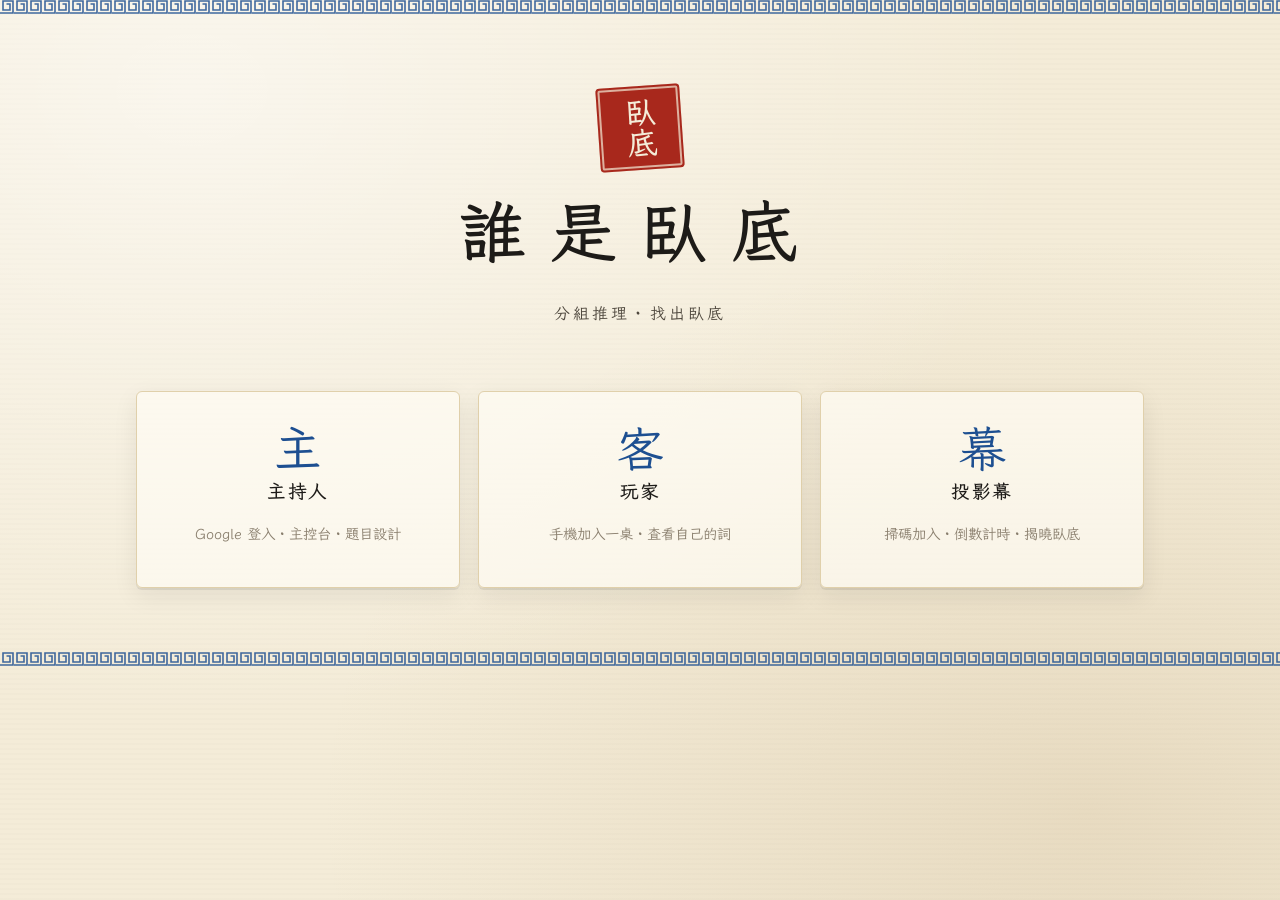
<file: public/index.html>
<!doctype html>
<html lang="zh-Hant">
<head>
  <meta charset="utf-8">
  <meta name="viewport" content="width=device-width, initial-scale=1">
  <title>誰是臥底</title>
  <link rel="preconnect" href="https://fonts.googleapis.com">
  <link href="https://fonts.googleapis.com/css2?family=LXGW+WenKai+TC:wght@400;700&family=Noto+Serif+TC:wght@400;700&display=swap" rel="stylesheet">
  <link rel="stylesheet" href="css/style.css">
</head>
<body>
  <div class="meander"></div>
  <div class="wrap">
    <section class="hero">
      <div class="seal big">臥底</div>
      <h1>誰是臥底</h1>
      <p>分組推理・找出臥底</p>
    </section>
    <div class="portal">
      <a href="host.html"><div class="card"><div class="glyph">主</div><h3>主持人</h3><p class="muted">Google 登入・主控台・題目設計</p></div></a>
      <a href="player.html"><div class="card"><div class="glyph">客</div><h3>玩家</h3><p class="muted">手機加入一桌・查看自己的詞</p></div></a>
      <a href="screen.html"><div class="card"><div class="glyph">幕</div><h3>投影幕</h3><p class="muted">掃碼加入・倒數計時・揭曉臥底</p></div></a>
    </div>
  </div>
  <div class="meander"></div>
</body>
</html>
</file>
<file: public/css/style.css>
/* =========================================================
   誰是臥底 · 青花瓷中國風樣式
   ========================================================= */
:root {
  --paper: #f4ecd8;
  --paper-2: #ebdfc3;
  --paper-3: #e0d0ab;
  --ink: #1d1b18;
  --ink-soft: #4d463c;
  --ink-faint: #8a7f6e;
  --cinnabar: #a8281c;
  --cinnabar-deep: #7d1b12;
  --porcelain: #1d4f91;
  --porcelain-deep: #0d2140;
  --porcelain-light: #d6e2f1;
  --gold: #b08d57;
  --ok: #2f6b3a;
  --radius: 6px;
  --shadow: 0 2px 0 rgba(29, 27, 24, .08), 0 8px 24px rgba(29, 27, 24, .08);
  --font-body: "LXGW WenKai TC", "Noto Serif TC", "PMingLiU", serif;
  --font-brush: "LXGW WenKai TC", "Noto Serif TC", serif;
  --meander: url("data:image/svg+xml,%3Csvg xmlns='http://www.w3.org/2000/svg' width='28' height='14' viewBox='0 0 28 14'%3E%3Cpath d='M0 13H13V1H3V10H10V4H6.5' fill='none' stroke='%231d4f91' stroke-width='1.6'/%3E%3Cpath d='M14 13H27V1H17V10H24V4H20.5' fill='none' stroke='%231d4f91' stroke-width='1.6'/%3E%3C/svg%3E");
}

* { box-sizing: border-box; }
html, body { margin: 0; padding: 0; }
body {
  font-family: var(--font-body);
  color: var(--ink);
  background-color: var(--paper);
  background-image:
    radial-gradient(ellipse at 15% 10%, rgba(255,255,255,.55), transparent 55%),
    radial-gradient(ellipse at 85% 90%, rgba(176,141,87,.18), transparent 50%),
    repeating-linear-gradient(0deg, rgba(0,0,0,.012) 0 2px, transparent 2px 5px);
  min-height: 100vh;
  line-height: 1.6;
  -webkit-tap-highlight-color: transparent;
}

h1, h2, h3 { font-family: var(--font-brush); font-weight: 700; margin: 0 0 .5em; letter-spacing: .08em; }
a { color: var(--porcelain); }
[hidden] { display: none !important; }

/* ---------- 版面 ---------- */
.wrap { max-width: 1040px; margin: 0 auto; padding: 24px 16px 64px; }
.meander { height: 14px; background: var(--meander) repeat-x; opacity: .85; }
.topbar {
  display: flex; align-items: center; justify-content: space-between; gap: 12px;
  padding: 14px 16px; border-bottom: 1px solid var(--paper-3);
}
.brand { display: flex; align-items: center; gap: 12px; }
.brand-title { font-size: 1.5rem; letter-spacing: .25em; margin: 0; }
.brand-sub { font-size: .85rem; color: var(--ink-faint); letter-spacing: .2em; }

/* 朱紅印章 */
.seal {
  display: inline-grid; place-items: center;
  width: 46px; height: 46px; flex: none;
  background: var(--cinnabar); color: var(--paper);
  font-family: var(--font-brush); font-weight: 700; font-size: 1.05rem; line-height: 1.05;
  border-radius: 4px; transform: rotate(-4deg);
  box-shadow: inset 0 0 0 2px var(--cinnabar), inset 0 0 0 4px rgba(244,236,216,.7);
  writing-mode: vertical-rl; letter-spacing: .05em;
}
.seal.big { width: 84px; height: 84px; font-size: 1.9rem; }

/* 卡片：宣紙卷軸 */
.card {
  background: rgba(255, 252, 244, .72);
  border: 1px solid var(--paper-3);
  border-radius: var(--radius);
  box-shadow: var(--shadow);
  padding: 20px;
  position: relative;
}
.card + .card { margin-top: 18px; }
.card-title {
  display: flex; align-items: center; gap: 10px;
  font-size: 1.2rem; margin-bottom: 14px;
}
.card-title::before {
  content: ""; width: 6px; height: 1.2em; background: var(--cinnabar); border-radius: 2px;
}
.muted { color: var(--ink-faint); font-size: .9rem; }
.row { display: flex; gap: 10px; align-items: center; flex-wrap: wrap; }
.grow { flex: 1 1 auto; min-width: 0; }
.grid-2 { display: grid; grid-template-columns: 1fr 1fr; gap: 18px; }
@media (max-width: 820px) { .grid-2 { grid-template-columns: 1fr; } }

/* ---------- 表單 ---------- */
input[type=text], input[type=number], select {
  font: inherit; color: var(--ink);
  background: #fffaf0;
  border: 1px solid var(--paper-3);
  border-bottom: 2px solid var(--ink-soft);
  border-radius: 4px;
  padding: 10px 12px;
  width: 100%;
  min-width: 0;
}
input:focus, select:focus { outline: none; border-bottom-color: var(--cinnabar); background: #fff; }
label { font-size: .9rem; color: var(--ink-soft); }

.btn {
  font: inherit; font-weight: 700; letter-spacing: .15em;
  border: 1px solid var(--ink);
  background: var(--ink); color: var(--paper);
  padding: 10px 18px; border-radius: 4px;
  cursor: pointer; white-space: nowrap;
  transition: transform .08s ease, background .2s;
}
.btn:hover { background: #33302a; }
.btn:active { transform: translateY(1px); }
.btn:disabled { opacity: .4; cursor: not-allowed; }
.btn.red { background: var(--cinnabar); border-color: var(--cinnabar); }
.btn.red:hover { background: var(--cinnabar-deep); }
.btn.blue { background: var(--porcelain); border-color: var(--porcelain); }
.btn.ghost { background: transparent; color: var(--ink); }
.btn.ghost:hover { background: var(--paper-2); }
.btn.small { padding: 5px 10px; font-size: .85rem; letter-spacing: .05em; }
.btn.block { width: 100%; padding: 14px; font-size: 1.1rem; }

.tag {
  display: inline-block; font-size: .78rem; padding: 1px 8px; border-radius: 3px;
  border: 1px solid currentColor; letter-spacing: .1em;
}
.tag.red { color: var(--cinnabar); }
.tag.blue { color: var(--porcelain); }
.tag.grey { color: var(--ink-faint); }

/* toast */
#toast {
  position: fixed; left: 50%; bottom: 24px; transform: translateX(-50%) translateY(20px);
  background: var(--ink); color: var(--paper); padding: 10px 18px; border-radius: 4px;
  opacity: 0; pointer-events: none; transition: all .25s; z-index: 99; max-width: calc(100% - 32px);
  text-align: center;
}
#toast.show { opacity: 1; transform: translateX(-50%) translateY(0); }

/* =========================================================
   首頁
   ========================================================= */
.hero { text-align: center; padding: 48px 16px 24px; }
.hero h1 { font-size: clamp(2.4rem, 8vw, 4.2rem); letter-spacing: .35em; margin-bottom: 4px; }
.hero p { color: var(--ink-soft); letter-spacing: .2em; }
.portal { display: grid; grid-template-columns: repeat(3, 1fr); gap: 18px; margin-top: 24px; }
@media (max-width: 720px) { .portal { grid-template-columns: 1fr; } }
.portal a { text-decoration: none; color: inherit; }
.portal .card { height: 100%; transition: transform .15s, box-shadow .15s; text-align: center; padding: 28px 20px; }
.portal .card:hover { transform: translateY(-3px); box-shadow: 0 12px 30px rgba(29,27,24,.14); }
.portal .glyph { font-size: 3rem; font-family: var(--font-brush); color: var(--porcelain); line-height: 1.2; }

/* =========================================================
   主持人頁
   ========================================================= */
.q-row { display: grid; grid-template-columns: 54px 1fr 1fr; gap: 10px; align-items: center; margin-bottom: 10px; }
.q-no { font-family: var(--font-brush); font-size: 1.15rem; color: var(--porcelain); text-align: center; }
.q-head { font-size: .85rem; color: var(--ink-faint); }
@media (max-width: 480px) { .q-row { grid-template-columns: 40px 1fr 1fr; gap: 6px; } }

.group-list { list-style: none; margin: 0; padding: 0; }
.group-item {
  display: flex; align-items: center; gap: 10px; padding: 10px 4px;
  border-bottom: 1px dashed var(--paper-3);
}
.group-item:last-child { border-bottom: 0; }
.group-item .name { font-weight: 700; font-size: 1.05rem; }
.group-item.out .name { text-decoration: line-through; color: var(--ink-faint); }

.status-strip {
  display: flex; align-items: center; justify-content: space-between; gap: 12px; flex-wrap: wrap;
  padding: 14px 18px; margin-bottom: 18px;
  background: var(--porcelain-deep); color: var(--paper); border-radius: var(--radius);
}
.status-strip .code { font-size: 2rem; letter-spacing: .3em; font-family: var(--font-brush); }
.status-strip .timer { font-size: 1.8rem; font-variant-numeric: tabular-nums; }
.linkbox { font-size: .85rem; word-break: break-all; background: var(--paper-2); padding: 6px 10px; border-radius: 4px; }

/* =========================================================
   玩家手機頁
   ========================================================= */
.page-player .wrap { max-width: 480px; padding-top: 16px; }
.big-code-input { font-size: 2rem !important; letter-spacing: .5em; text-align: center; }
.join-list .group-item { padding: 12px 4px; }

.status-pill {
  text-align: center; padding: 8px; margin-bottom: 14px; border-radius: 4px;
  background: var(--paper-2); color: var(--ink-soft); letter-spacing: .15em;
}

/* 答案卷軸 */
.scroll {
  position: relative; margin: 8px 0 18px;
  padding: 40px 18px; min-height: 260px;
  display: grid; place-items: center; text-align: center;
  background:
    linear-gradient(90deg, rgba(176,141,87,.12), transparent 12%, transparent 88%, rgba(176,141,87,.12)),
    #fbf5e6;
  border: 1px solid var(--paper-3);
  border-radius: 4px;
  box-shadow: var(--shadow);
  cursor: pointer; user-select: none;
}
.scroll::before, .scroll::after {
  content: ""; position: absolute; left: -8px; right: -8px; height: 16px;
  background: linear-gradient(180deg, #5a3a1f, #8a5a30 45%, #4a2d16);
  border-radius: 8px;
}
.scroll::before { top: -8px; }
.scroll::after { bottom: -8px; }
.scroll .word {
  font-family: var(--font-brush); font-weight: 700;
  font-size: clamp(2.6rem, 14vw, 4.4rem); letter-spacing: .12em; line-height: 1.25;
  word-break: break-all;
}
.scroll .hint { font-size: .85rem; color: var(--ink-faint); margin-top: 10px; letter-spacing: .15em; }
.scroll.covered .word { filter: blur(18px); opacity: .25; }
.scroll .cover-label {
  position: absolute; inset: 0; display: grid; place-items: center;
  font-size: 1.4rem; letter-spacing: .3em; color: var(--porcelain);
}
.result-box { text-align: center; padding: 24px 12px; }
.result-box .verdict { font-size: 2.2rem; font-family: var(--font-brush); letter-spacing: .2em; margin: 8px 0; }
.result-box .verdict.spy { color: var(--cinnabar); }
.result-box .verdict.civ { color: var(--porcelain); }

/* =========================================================
   投影幕（深青花底）
   ========================================================= */
.page-screen {
  --s-bg: #0d2140;
  --s-fg: #f4ecd8;
  --s-dim: #9fb3d1;
  background-color: var(--s-bg);
  background-image:
    radial-gradient(ellipse at 50% 40%, rgba(70,120,190,.35), transparent 65%),
    radial-gradient(ellipse at 0% 100%, rgba(168,40,28,.18), transparent 45%);
  color: var(--s-fg);
  overflow: hidden;
  height: 100vh;
}
.page-screen .meander { filter: brightness(2.6) saturate(.6); opacity: .55; }
.screen {
  height: 100vh; display: flex; flex-direction: column;
}
.screen-main { flex: 1; display: grid; place-items: center; padding: 2vh 4vw; min-height: 0; position: relative; }
.screen-head {
  display: flex; align-items: center; justify-content: space-between; padding: 2vh 3vw 1vh;
}
.screen-head .brand-title { font-size: clamp(1.4rem, 3vw, 2.4rem); }
.screen-head .brand-sub { color: var(--s-dim); }
.screen-credit { color: var(--s-dim); letter-spacing: .3em; font-size: clamp(.9rem, 1.4vw, 1.2rem); text-align: right; }
.screen-credit b { color: var(--s-fg); font-weight: 700; }

.lobby { display: grid; grid-template-columns: auto 1fr; gap: 5vw; align-items: center; width: 100%; max-width: 1500px; }
.qr-card { background: var(--paper); color: var(--ink); padding: 20px; border-radius: 6px; text-align: center; }
.qr-card #qr { display: grid; place-items: center; }
.qr-card #qr img, .qr-card #qr canvas { width: min(46vh, 460px) !important; height: auto !important; }
.qr-code { font-size: clamp(2rem, 5vw, 3.6rem); letter-spacing: .35em; font-family: var(--font-brush); margin-top: 8px; color: var(--cinnabar); }
.lobby h2 { font-size: clamp(2.4rem, 6vw, 5rem); letter-spacing: .3em; margin-bottom: 1vh; }
.lobby .sub { color: var(--s-dim); letter-spacing: .2em; font-size: clamp(1rem, 1.8vw, 1.5rem); }

.screen-groups {
  display: flex; flex-wrap: wrap; gap: 12px; justify-content: center;
  padding: 1.5vh 3vw 3vh;
}
.s-group {
  border: 1px solid rgba(214,226,241,.35); border-radius: 4px;
  padding: 8px 16px; font-size: clamp(1rem, 1.7vw, 1.5rem); letter-spacing: .1em;
  background: rgba(255,255,255,.05); position: relative;
}
.s-group small { color: var(--s-dim); margin-left: 8px; font-size: .75em; }
.s-group.out { opacity: .35; text-decoration: line-through; }
.s-group.spy { border-color: var(--cinnabar); background: var(--cinnabar); color: var(--paper); }
.lobby .screen-groups { justify-content: flex-start; padding: 2vh 0 0; }

/* 倒數 */
.countdown-wrap { text-align: center; }
.round-label { font-size: clamp(1.4rem, 3vw, 2.6rem); letter-spacing: .5em; color: var(--s-dim); margin-bottom: 1vh; }
.ring { position: relative; width: min(62vh, 80vw); aspect-ratio: 1; margin: 0 auto; }
.ring svg { width: 100%; height: 100%; transform: rotate(-90deg); overflow: visible; }
.ring .track { stroke: rgba(214,226,241,.14); }
.ring .bar { stroke: var(--paper); transition: stroke-dashoffset .5s linear, stroke .3s; }
.ring.warn .bar { stroke: #e0574a; }
.ring .num {
  position: absolute; inset: 0; display: grid; place-items: center;
  font-size: min(20vh, 24vw); font-variant-numeric: tabular-nums; font-weight: 700;
  letter-spacing: .02em;
}
.ring.warn .num { color: #ff8a7d; animation: pulse 1s ease-in-out infinite; }
@keyframes pulse { 50% { transform: scale(1.05); } }

.timeup {
  font-size: min(22vh, 20vw); font-family: var(--font-brush); letter-spacing: .2em;
  color: var(--paper); animation: stamp .5s cubic-bezier(.2,1.6,.4,1) both;
}
@keyframes stamp { from { transform: scale(2.2) rotate(-8deg); opacity: 0; } to { transform: scale(1) rotate(-3deg); opacity: 1; } }

/* 揭曉 */
.reveal { text-align: center; width: 100%; }
.reveal .label { font-size: clamp(1.4rem, 3vw, 2.6rem); letter-spacing: .5em; color: var(--s-dim); }
.reveal .spy-name {
  display: inline-block; margin: 2vh 0 4vh; padding: 1vh 4vw;
  font-size: clamp(3rem, 10vw, 9rem); font-family: var(--font-brush); letter-spacing: .15em;
  background: var(--cinnabar); color: var(--paper); border-radius: 6px; transform: rotate(-2deg);
  box-shadow: inset 0 0 0 4px var(--cinnabar), inset 0 0 0 8px rgba(244,236,216,.6);
  animation: stamp .6s cubic-bezier(.2,1.6,.4,1) both;
}
.reveal .words { display: flex; gap: 4vw; justify-content: center; flex-wrap: wrap; }
.reveal .w { padding: 2vh 3vw; border: 1px solid rgba(214,226,241,.35); border-radius: 6px; min-width: 22vw; }
.reveal .w .k { color: var(--s-dim); letter-spacing: .3em; font-size: clamp(1rem, 1.8vw, 1.5rem); }
.reveal .w .v { font-size: clamp(2.2rem, 6vw, 5rem); font-family: var(--font-brush); letter-spacing: .1em; }
.reveal .w.spyw .v { color: #ff8a7d; }

.fs-btn {
  position: fixed; right: 12px; bottom: 12px; opacity: .25; z-index: 5;
  background: transparent; color: var(--s-fg); border-color: rgba(214,226,241,.4);
}
.fs-btn:hover { opacity: 1; background: rgba(255,255,255,.08); }

/* 祥雲裝飾 */
.cloud-deco { position: absolute; width: 18vw; max-width: 260px; opacity: .14; pointer-events: none; }
.cloud-deco.tl { top: 0; left: 1vw; }
.cloud-deco.br { bottom: 0; right: 1vw; transform: scaleX(-1); }

/* =========================================================
   主持人導覽列 / 題目設計頁
   ========================================================= */
.host-nav { display: flex; gap: 4px; margin-top: 2px; }
.host-nav a {
  text-decoration: none; color: var(--ink-soft); font-size: .9rem; letter-spacing: .15em;
  padding: 2px 10px; border-radius: 3px; border: 1px solid transparent;
}
.host-nav a:hover { border-color: var(--paper-3); }
.host-nav a.active { background: var(--porcelain); color: var(--paper); }

.q-toolbar {
  display: flex; justify-content: space-between; align-items: flex-end; gap: 16px; flex-wrap: wrap;
  margin-bottom: 18px;
}
.q-cards { display: grid; grid-template-columns: repeat(auto-fill, minmax(300px, 1fr)); gap: 16px; }
.q-cards .card + .card { margin-top: 0; }
.q-card { border-top: 4px solid var(--porcelain); }
.q-card.bad { border-top-color: var(--cinnabar); }
.q-card-head { display: flex; align-items: center; gap: 10px; margin-bottom: 10px; }
.q-card-head .q-no { text-align: left; font-size: 1.3rem; }
.q-card-head .q-problem { flex: 1; color: var(--cinnabar); font-size: .85rem; }
.q-fields { display: grid; gap: 10px; }
.q-fields label { display: grid; gap: 4px; }
.q-fields input { font-size: 1.2rem; }

.q-preview { list-style: none; margin: 0; padding: 0; }
.q-preview li { display: grid; grid-template-columns: 72px 1fr 1fr; align-items: center; gap: 8px; padding: 6px 0; border-bottom: 1px dashed var(--paper-3); }
.q-preview li:last-child { border-bottom: 0; }
.q-preview .spyw { color: var(--cinnabar); }
.q-preview li.current { background: var(--porcelain-light); }

/* =========================================================
   玩家待命畫面
   ========================================================= */
.standby { text-align: center; padding: 36px 16px 30px; }
.standby .seal { margin: 0 auto 18px; animation: breathe 2.4s ease-in-out infinite; }
.standby h2 { font-size: 1.8rem; letter-spacing: .3em; margin-bottom: 6px; }
.standby .dots span {
  display: inline-block; width: 8px; height: 8px; margin: 0 4px; border-radius: 50%;
  background: var(--porcelain); animation: dot 1.4s ease-in-out infinite;
}
.standby .dots span:nth-child(2) { animation-delay: .2s; }
.standby .dots span:nth-child(3) { animation-delay: .4s; }
@keyframes breathe { 50% { transform: rotate(-4deg) scale(1.06); } }
@keyframes dot { 0%, 80%, 100% { opacity: .2; transform: translateY(0); } 40% { opacity: 1; transform: translateY(-6px); } }
.q-preview .q-no { white-space: nowrap; font-size: 1rem; }
.group-item.selected { background: var(--porcelain-light); border-radius: 4px; padding-left: 8px; }

/* 投影幕待命：QR 置中大圖 */
.lobby.solo { grid-template-columns: auto auto; justify-content: center; gap: 6vw; }
.qr-card .qr-glyph { font-size: clamp(1.4rem, 2.6vw, 2.2rem); letter-spacing: .4em; color: var(--porcelain); margin-top: 8px; }
.qr-card .qr-url { font-size: .9rem; color: var(--ink-faint); word-break: break-all; max-width: min(34vh, 360px); margin: 4px auto 0; }
.member-names { display: block; font-size: .85rem; color: var(--ink-soft); margin-top: 2px; word-break: break-all; }
.big-name-input { font-size: 1.6rem !important; text-align: center; letter-spacing: .15em; }

/* 題目設計：依輪分區 */
.round-block { margin-top: 22px; }
.round-head { display: flex; align-items: center; gap: 10px; flex-wrap: wrap; margin-bottom: 10px; padding-bottom: 6px; border-bottom: 2px solid var(--porcelain); }
.round-head h3 { margin: 0; font-size: 1.4rem; color: var(--porcelain); }
.round-head .muted { flex: 1; }
.q-card .q-actions { display: flex; gap: 6px; }
.q-add {
  display: grid; place-items: center; min-height: 140px; cursor: pointer;
  border: 2px dashed var(--paper-3); border-radius: var(--radius); color: var(--ink-faint);
  background: transparent; font: inherit; font-size: 1.1rem; letter-spacing: .15em;
}
.q-add:hover { border-color: var(--porcelain); color: var(--porcelain); }
.q-preview-round { margin: 10px 0 2px; font-weight: 700; color: var(--porcelain); letter-spacing: .15em; }
.q-preview-round.next { color: var(--cinnabar); }

/* =========================================================
   主持人頁：手機直式
   ========================================================= */
.mobile-only { display: none !important; }
.group-item .name { white-space: nowrap; }

@media (max-width: 640px) {
  .mobile-only { display: inline-flex !important; }
  .page-host .wrap { padding: 12px 12px 48px; }
  .page-host .card { padding: 16px 14px; }
  .page-host .card + .card, .page-host .grid-2 > div + div { margin-top: 14px; }
  .page-host .grid-2 { gap: 0; }

  /* 頂列：品牌與帳號分兩行，導覽頁籤不斷行 */
  .page-host .topbar { flex-wrap: wrap; padding: 10px 12px; gap: 8px; }
  .page-host .brand { gap: 10px; }
  .page-host .brand-title { font-size: 1.2rem; letter-spacing: .15em; }
  .page-host .seal { width: 40px; height: 40px; font-size: .95rem; }
  .host-nav a { white-space: nowrap; padding: 4px 12px; font-size: .95rem; }
  .page-host #userBox { margin-left: auto; }
  .page-host #userName { max-width: 40vw; overflow: hidden; text-overflow: ellipsis; white-space: nowrap; font-size: .8rem; }

  /* 狀態 + 倒數 固定在畫面頂端，捲動時仍看得到 */
  .host-strip {
    position: sticky; top: 0; z-index: 20;
    display: grid; grid-template-columns: 1fr auto; gap: 4px 12px;
    padding: 10px 14px; margin: 0 -12px 14px; border-radius: 0;
    box-shadow: 0 4px 12px rgba(13, 33, 64, .25);
  }
  .host-strip > div:nth-child(2) { text-align: right !important; }
  .host-strip .code { font-size: 1.25rem !important; letter-spacing: .1em !important; }
  .host-strip .timer { font-size: 1.6rem; line-height: 1.2; }
  .host-strip .strip-links { display: none; }

  /* 主要按鈕更好按 */
  #btnStartAll { font-size: 1.3rem !important; padding: 16px !important; }
  #btnRevealAll, #btnLobbyAll { padding: 14px 8px; letter-spacing: .05em; }
  .btn.small { min-height: 38px; padding: 6px 12px; }

  /* 列表：名稱一行，其餘資訊換到下一行 */
  .group-item { flex-wrap: wrap; row-gap: 4px; }
  .group-item > .muted { order: 3; flex-basis: 100%; font-size: .85rem; }
  .q-preview li { grid-template-columns: 34px 1fr 1fr; font-size: .95rem; }
  .q-preview .q-no { font-size: .9rem; }

  /* 題目設計頁 */
  .q-toolbar { align-items: stretch; }
  .q-toolbar .row { width: 100%; }
  .q-toolbar .row .btn { flex: 1; }
  .q-cards { grid-template-columns: 1fr; gap: 12px; }
  .q-add { min-height: 64px; }
  .round-head h3 { font-size: 1.2rem; }
}
@media (max-width: 640px) {
  .q-toolbar .row {
    position: fixed; left: 0; right: 0; bottom: 0; z-index: 20; margin: 0;
    background: var(--paper); border-top: 1px solid var(--paper-3);
    padding: 10px 12px calc(10px + env(safe-area-inset-bottom));
    box-shadow: 0 -4px 12px rgba(29, 27, 24, .1);
  }
  .q-toolbar #saveState { flex-basis: 100%; font-size: .8rem; text-align: center; }
  [data-view="editor"] { padding-bottom: 110px; }
}
.card-title { flex-wrap: wrap; }
#detailName { white-space: nowrap; }
@media (max-width: 640px) {
  #detailMeta { flex-basis: 100%; font-size: .85rem; font-weight: 400; letter-spacing: 0; padding-left: 16px; }
}
</file>
